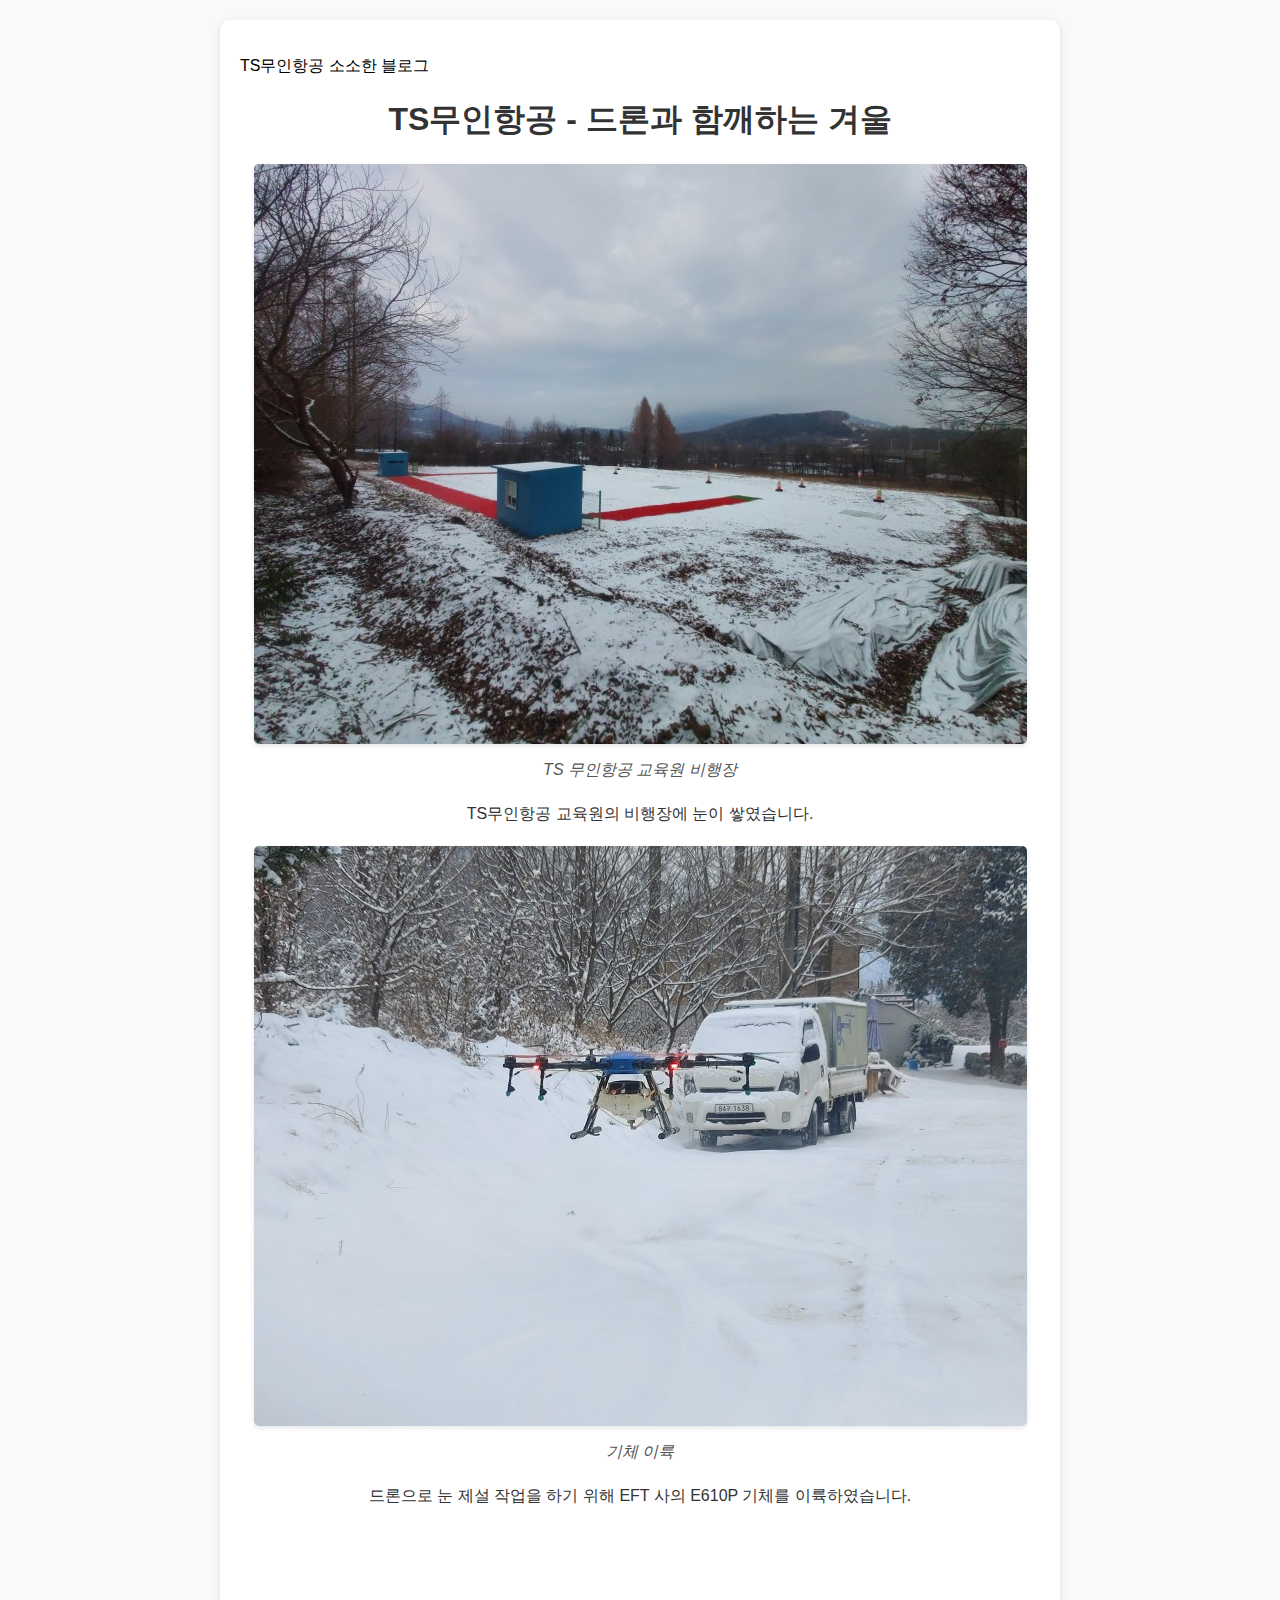
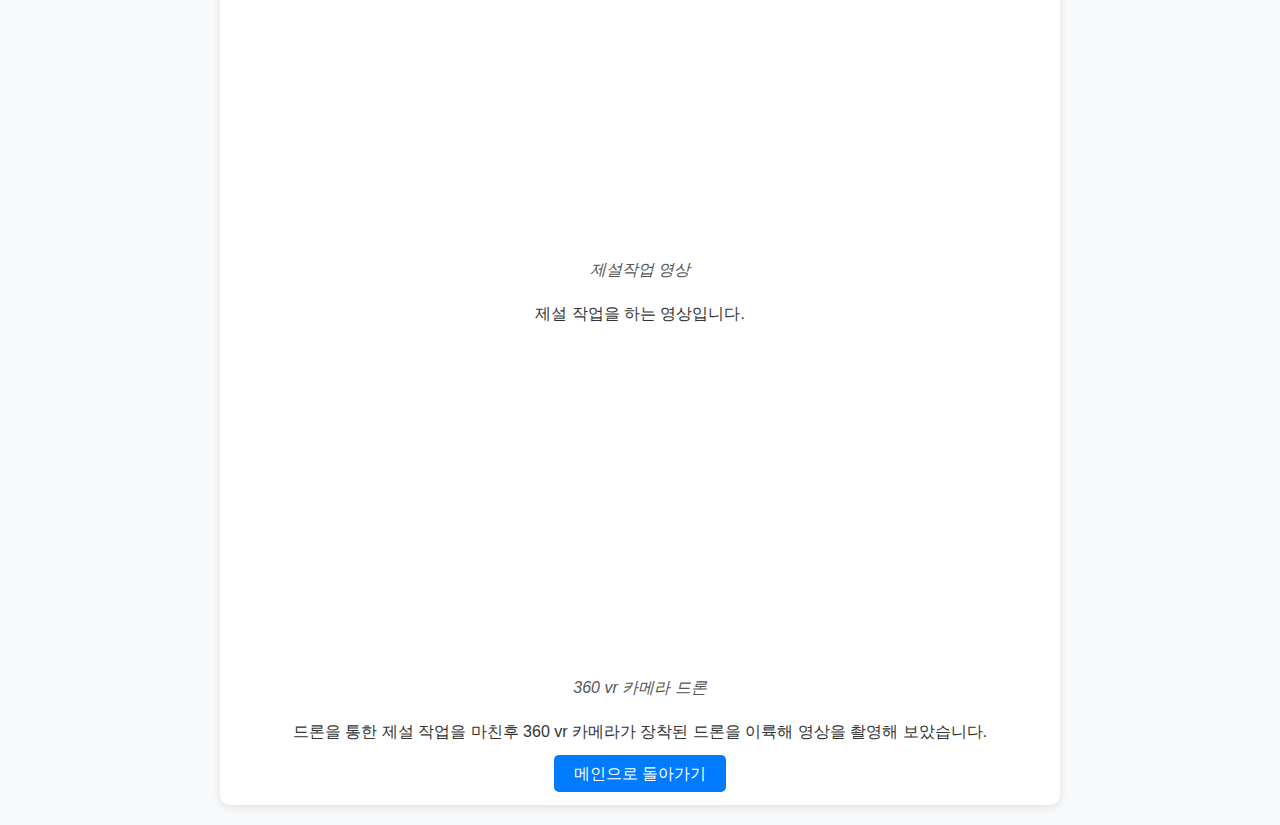
<file: ts무인항공겨울.html>
<html lang="en"><head>
    <meta charset="UTF-8">
    <meta name="viewport" content="width=device-width, initial-scale=1.0">
    <title>TS무인항공 - 드론과 함깨하는 겨울</title>
    <style>
        body {
            font-family: Arial, sans-serif;
            margin: 0;
            padding: 0;
            background-color: #f8f9fa;
        }
        .container {
            max-width: 800px;
            margin: 20px auto;
            background-color: #fff;
            padding: 20px;
            border-radius: 10px;
            box-shadow: 0 2px 10px rgba(0, 0, 0, 0.1);
        }
        h1 {
            text-align: center;
            color: #333;
        }
        .image-container {
            text-align: center;
            margin-bottom: 20px;
        }
        img {
            max-width: 100%;
            height: auto;
            display: block;
            margin: 0 auto;
            border-radius: 5px;
            box-shadow: 0 2px 5px rgba(0, 0, 0, 0.1);
        }
        .caption {
            text-align: center;
            color: #555;
            font-style: italic;
            margin-bottom: 20px;
        }
        .description {
            color: #333;
            line-height: 1.6;
            margin-bottom: 20px;
        }
        .btn-container {
            text-align: center;
        }
        .btn {
            padding: 10px 20px;
            background-color: #007bff;
            color: #fff;
            text-decoration: none;
            border-radius: 5px;
        }
        .btn:hover {
            background-color: #0056b3;
        }
    </style>
    <link rel="icon" href="favicon.ico">
</head>
<body>
    <div class="container">
        <p>TS무인항공 소소한 블로그</p>
<h1>TS무인항공 - 드론과 함깨하는 겨울</h1>
        
        <div class="image-container">
            <img src="images/설경.jpg" alt="교육원 비행장 설경">
            <p class="caption">TS 무인항공 교육원 비행장</p>
            <p class="description">TS무인항공 교육원의 비행장에 눈이 쌓였습니다.</p>
        </div>
        
        <div class="image-container">
            <img src="images/눈치우기.jpg" alt="기체 이륙">
            <p class="caption">기체 이륙</p>
            <p class="description">드론으로 눈 제설 작업을 하기 위해 EFT 사의 E610P 기체를 이륙하였습니다.</p>
        </div>
        
        <div class="image-container">
            <iframe width="560" height="315" src="https://www.youtube.com/embed/rj_JeNcg_D4?si=LoSqvJeR-76Sv7MM" title="YouTube video player" frameborder="0" allow="accelerometer; autoplay; clipboard-write; encrypted-media; gyroscope; picture-in-picture; web-share" referrerpolicy="strict-origin-when-cross-origin" allowfullscreen=""></iframe>
            <p class="caption">제설작업 영상</p>
            <p class="description">제설 작업을 하는 영상입니다.</p>
        </div>
        
        <div class="image-container">
            <iframe width="560" height="315" src="https://www.youtube.com/embed/XfNnDkIDHRM?si=sIP4DYT2C74ocAM8" title="YouTube video player" frameborder="0" allow="accelerometer; autoplay; clipboard-write; encrypted-media; gyroscope; picture-in-picture; web-share" referrerpolicy="strict-origin-when-cross-origin" allowfullscreen=""></iframe>
            <p class="caption">360 vr 카메라 드론</p>
            <p class="description">드론을 통한 제설 작업을 마친후 360 vr 카메라가 장착된 드론을 이륙해 영상을 촬영해 보았습니다.</p>
        </div>
        
        <div class="btn-container">
            <a href="index.html" class="btn">메인으로 돌아가기</a>
        </div>
    </div>


</body></html>
</file>
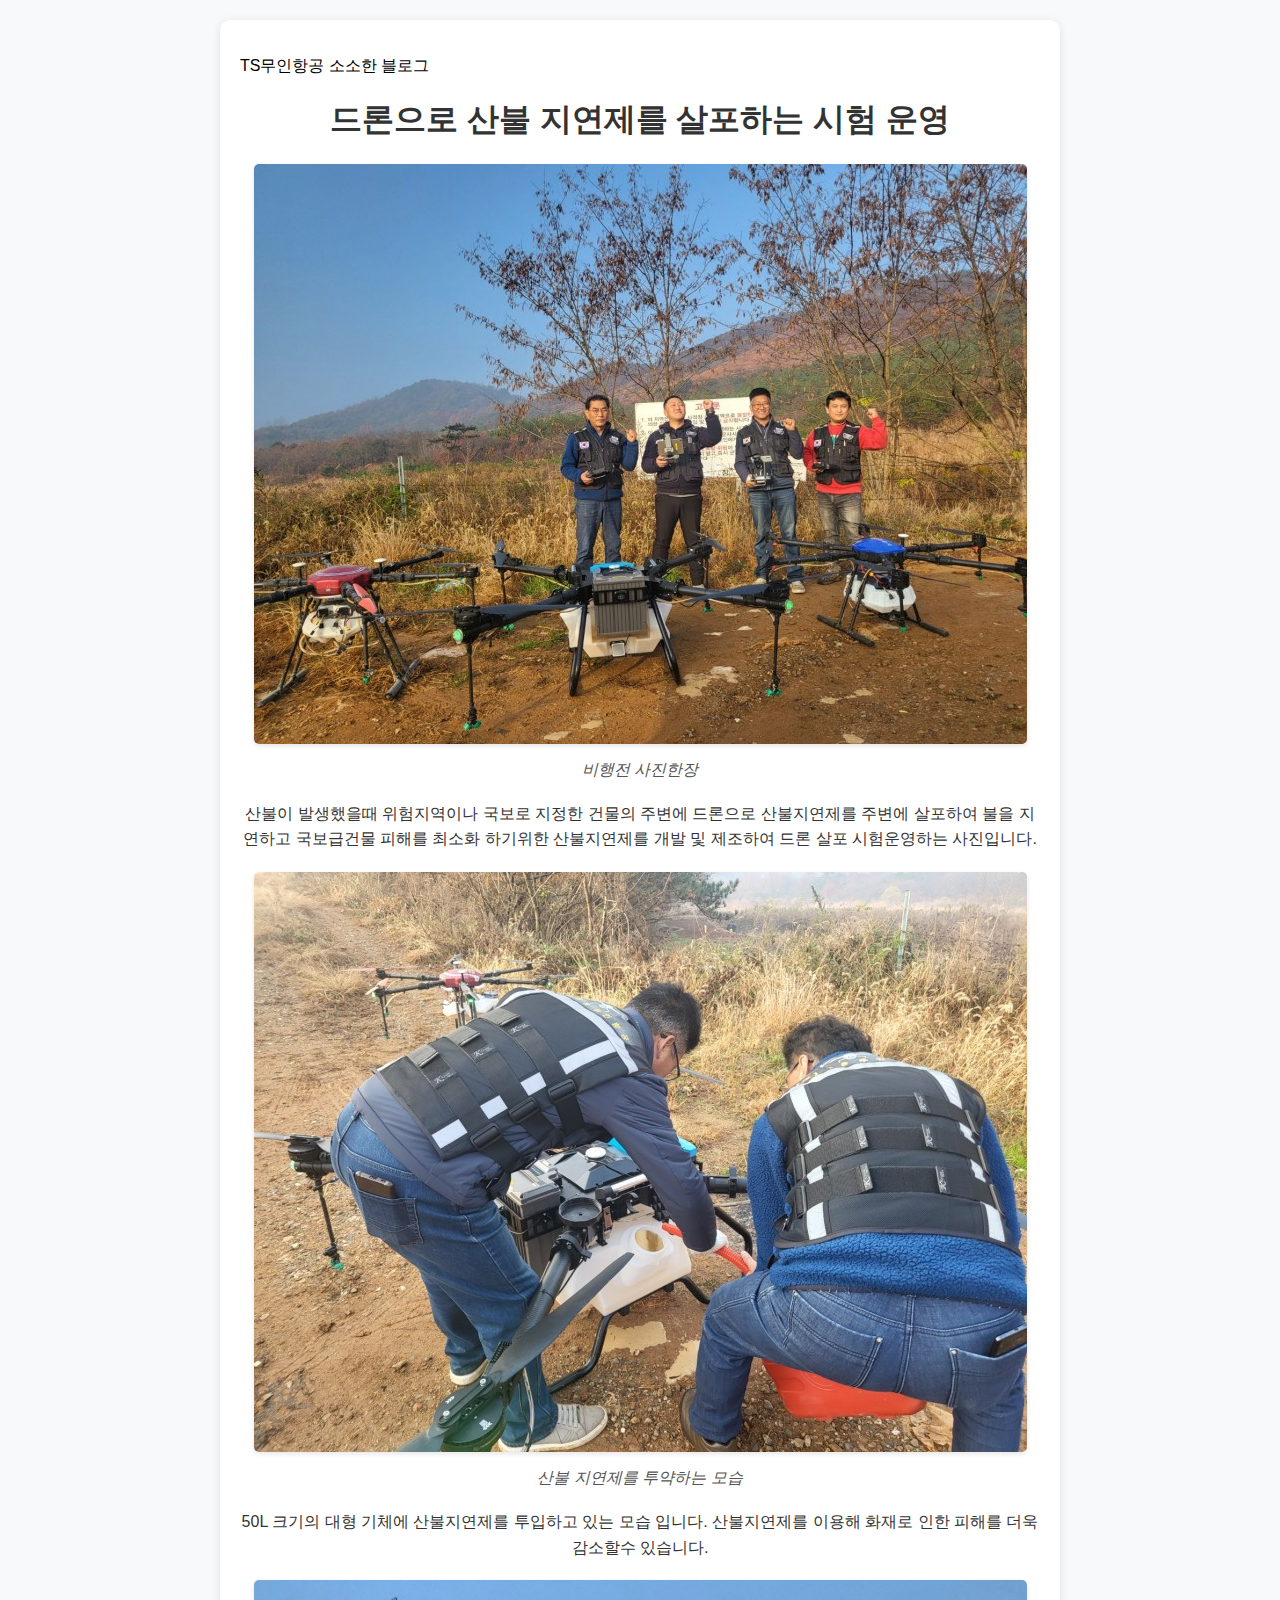
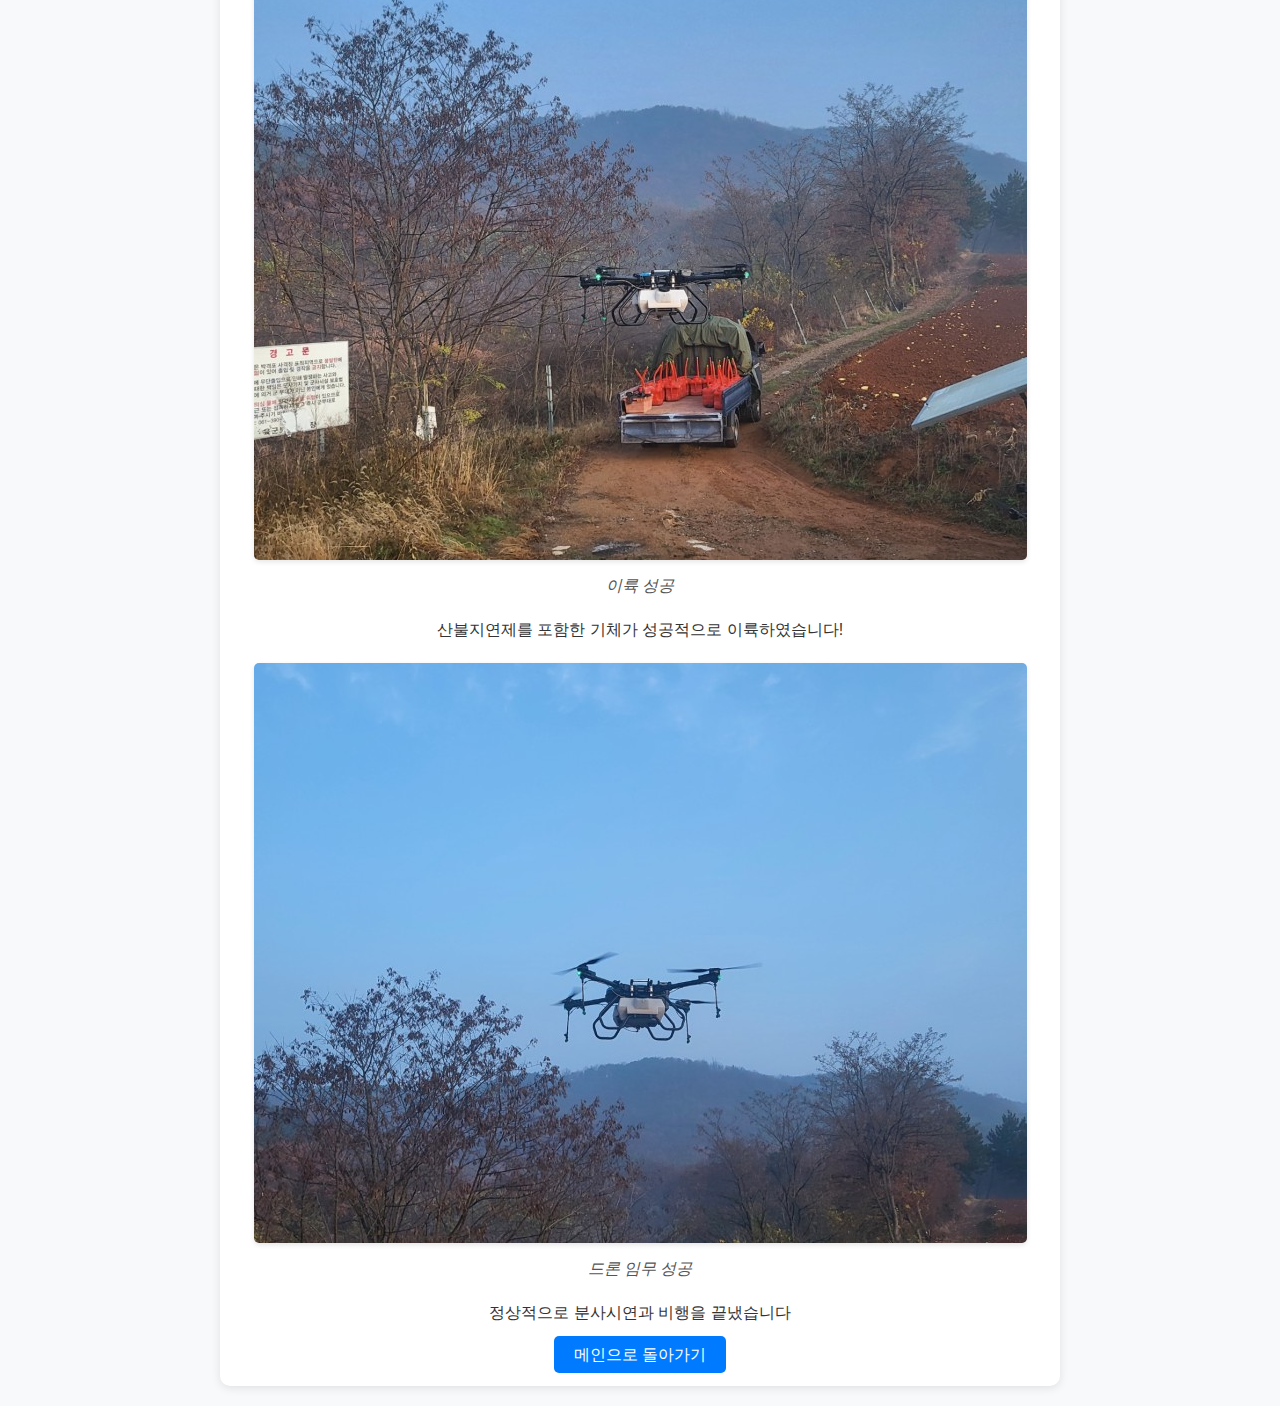
<file: 산불지연제.html>
<html lang="en"><head>
    <meta charset="UTF-8">
    <meta name="viewport" content="width=device-width, initial-scale=1.0">
    <title>드론으로 산불 지연제를 살포하는 시험 운영</title>
    <style>
        body {
            font-family: Arial, sans-serif;
            margin: 0;
            padding: 0;
            background-color: #f8f9fa;
        }
        .container {
            max-width: 800px;
            margin: 20px auto;
            background-color: #fff;
            padding: 20px;
            border-radius: 10px;
            box-shadow: 0 2px 10px rgba(0, 0, 0, 0.1);
        }
        h1 {
            text-align: center;
            color: #333;
        }
        .image-container {
            text-align: center;
            margin-bottom: 20px;
        }
        img {
            max-width: 100%;
            height: auto;
            display: block;
            margin: 0 auto;
            border-radius: 5px;
            box-shadow: 0 2px 5px rgba(0, 0, 0, 0.1);
        }
        .caption {
            text-align: center;
            color: #555;
            font-style: italic;
            margin-bottom: 20px;
        }
        .description {
            color: #333;
            line-height: 1.6;
            margin-bottom: 20px;
        }
        .btn-container {
            text-align: center;
        }
        .btn {
            padding: 10px 20px;
            background-color: #007bff;
            color: #fff;
            text-decoration: none;
            border-radius: 5px;
        }
        .btn:hover {
            background-color: #0056b3;
        }
    </style>
    <link rel="icon" href="favicon.ico">
</head>
<body>
    <div class="container">
        <p>TS무인항공 소소한 블로그</p>
<h1>드론으로 산불 지연제를 살포하는 시험 운영</h1>
        
        <div class="image-container">
            <img src="images/비행준비.jpg" alt="비행 준비">
            <p class="caption">비행전 사진한장</p>
            <p class="description">산불이 발생했을때 위험지역이나 국보로 지정한 건물의 주변에 드론으로 산불지연제를 주변에 살포하여 불을 지연하고 국보급건물 피해를 최소화 하기위한 산불지연제를 개발 및 제조하여 드론 살포 시험운영하는 사진입니다.</p>
        </div>
        
        <div class="image-container">
            <img src="images/투약.jpg" alt="투약">
            <p class="caption">산불 지연제를 투약하는 모습</p>
            <p class="description">50L 크기의 대형 기체에 산불지연제를 투입하고 있는 모습 입니다. 산불지연제를 이용해 화재로 인한 피해를 더욱 감소할수 있습니다.</p>
        </div>
        
        <div class="image-container">
            <img src="images/살포.jpg" alt="살포">
            <p class="caption">이륙 성공</p>
            <p class="description">산불지연제를 포함한 기체가 성공적으로 이륙하였습니다!</p>
        </div>
        
        <div class="image-container">
            <img src="images/비행성공.jpg" alt="비행 성공">
            <p class="caption">드론 임무 성공</p>
            <p class="description">정상적으로 분사시연과 비행을 끝냈습니다</p>
        </div>
        
        <div class="btn-container">
            <a href="index.html" class="btn">메인으로 돌아가기</a>
        </div>
    </div>


</body></html>
</file>
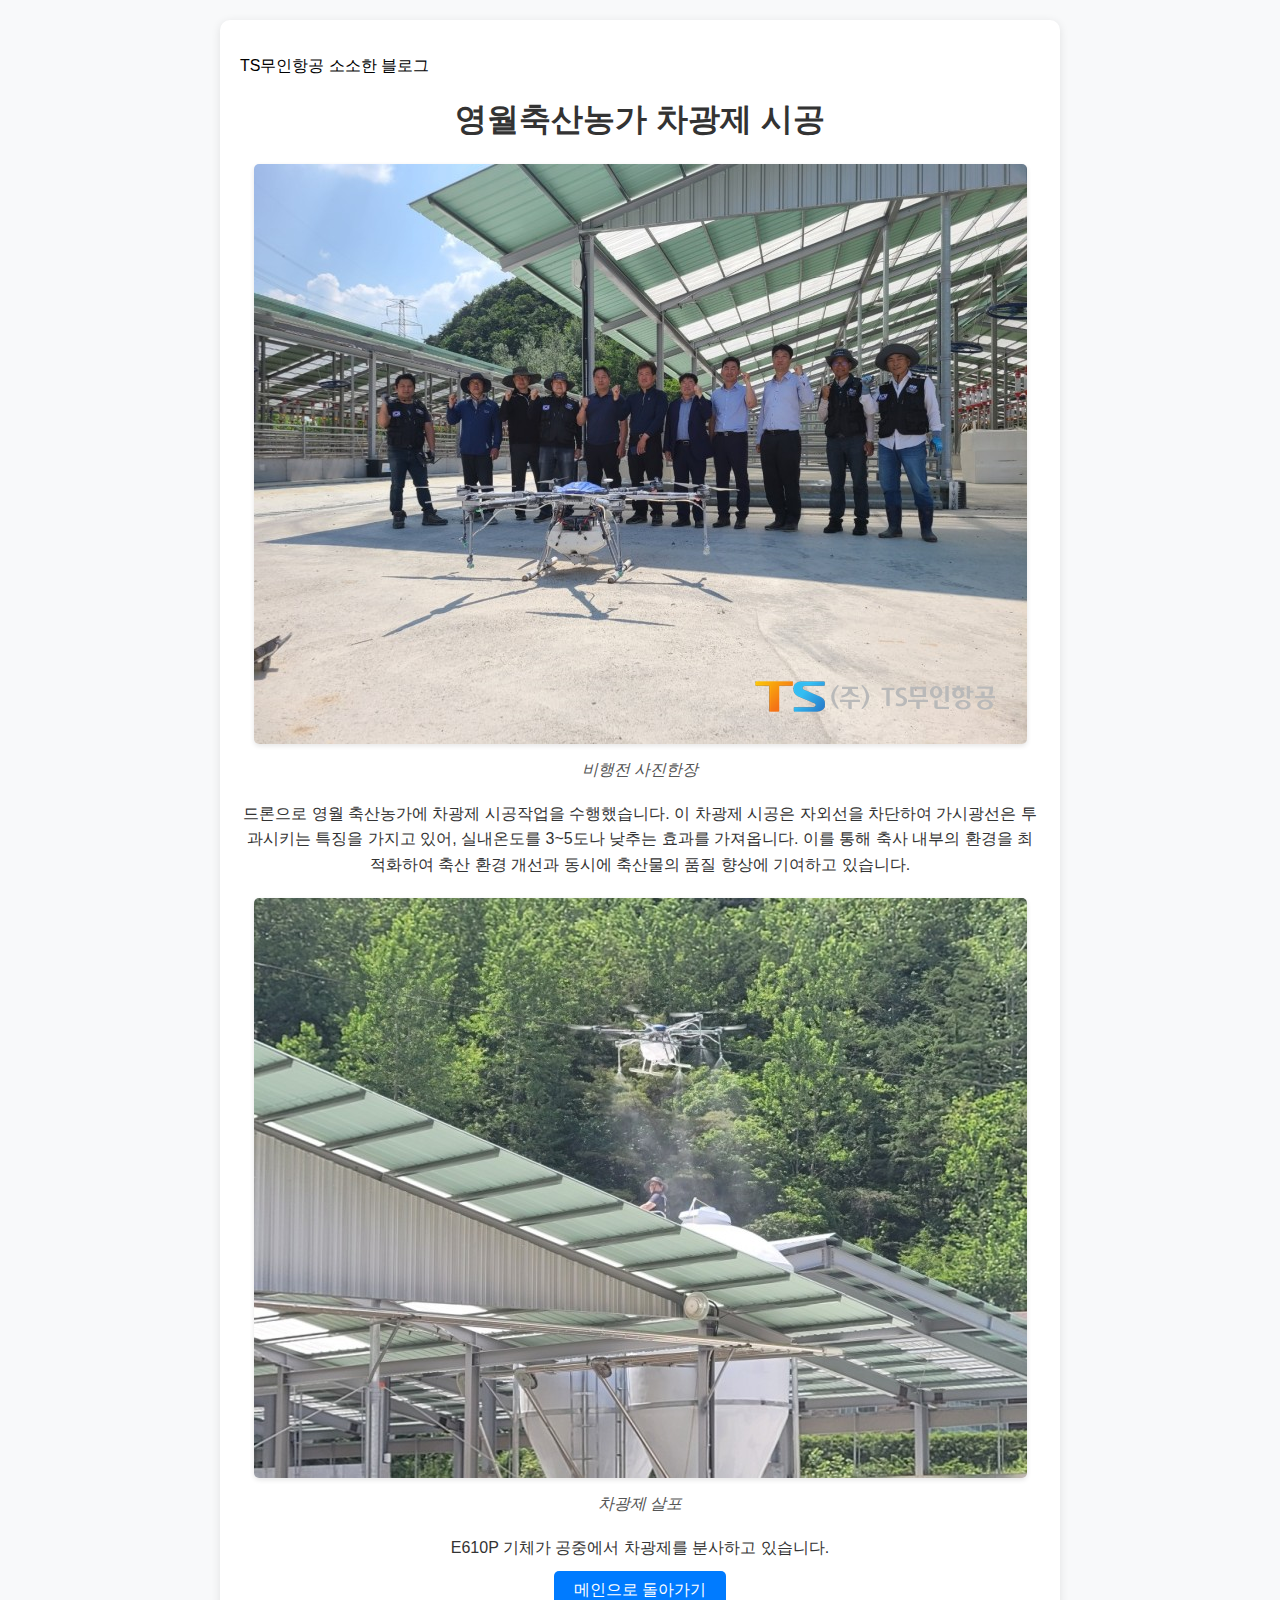
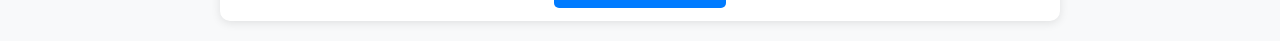
<file: 차광제-시공.html>
<html lang="en"><head>
    <meta charset="UTF-8">
    <meta name="viewport" content="width=device-width, initial-scale=1.0">
    <title>영월축산농가 차광제 시공</title>
    <style>
        body {
            font-family: Arial, sans-serif;
            margin: 0;
            padding: 0;
            background-color: #f8f9fa;
        }
        .container {
            max-width: 800px;
            margin: 20px auto;
            background-color: #fff;
            padding: 20px;
            border-radius: 10px;
            box-shadow: 0 2px 10px rgba(0, 0, 0, 0.1);
        }
        h1 {
            text-align: center;
            color: #333;
        }
        .image-container {
            text-align: center;
            margin-bottom: 20px;
        }
        img {
            max-width: 100%;
            height: auto;
            display: block;
            margin: 0 auto;
            border-radius: 5px;
            box-shadow: 0 2px 5px rgba(0, 0, 0, 0.1);
        }
        .caption {
            text-align: center;
            color: #555;
            font-style: italic;
            margin-bottom: 20px;
        }
        .description {
            color: #333;
            line-height: 1.6;
            margin-bottom: 20px;
        }
        .btn-container {
            text-align: center;
        }
        .btn {
            padding: 10px 20px;
            background-color: #007bff;
            color: #fff;
            text-decoration: none;
            border-radius: 5px;
        }
        .btn:hover {
            background-color: #0056b3;
        }
    </style>
    <link rel="icon" href="favicon.ico">
</head>
<body>
    <div class="container">
        <p>TS무인항공 소소한 블로그</p>
<h1>영월축산농가 차광제 시공</h1>
        
        <div class="image-container">
            <img src="images/차광제시공.png" alt="비행 준비">
            <p class="caption">비행전 사진한장</p>
            <p class="description">드론으로 영월 축산농가에 차광제 시공작업을 수행했습니다. 이 차광제 시공은 자외선을 차단하여 가시광선은 투과시키는 특징을 가지고 있어, 실내온도를 3~5도나 낮추는 효과를 가져옵니다. 이를 통해 축사 내부의 환경을 최적화하여 축산 환경 개선과 동시에 축산물의 품질 향상에 기여하고 있습니다.</p>
        </div>
        
        <div class="image-container">
            <img src="images/차광제살포.jpg" alt="살포">
            <p class="caption">차광제 살포</p>
            <p class="description">E610P 기체가 공중에서 차광제를 분사하고 있습니다.</p>
        </div>
        
        
        
        
        
        <div class="btn-container">
            <a href="index.html" class="btn">메인으로 돌아가기</a>
        </div>
    </div>


</body></html>
</file>
